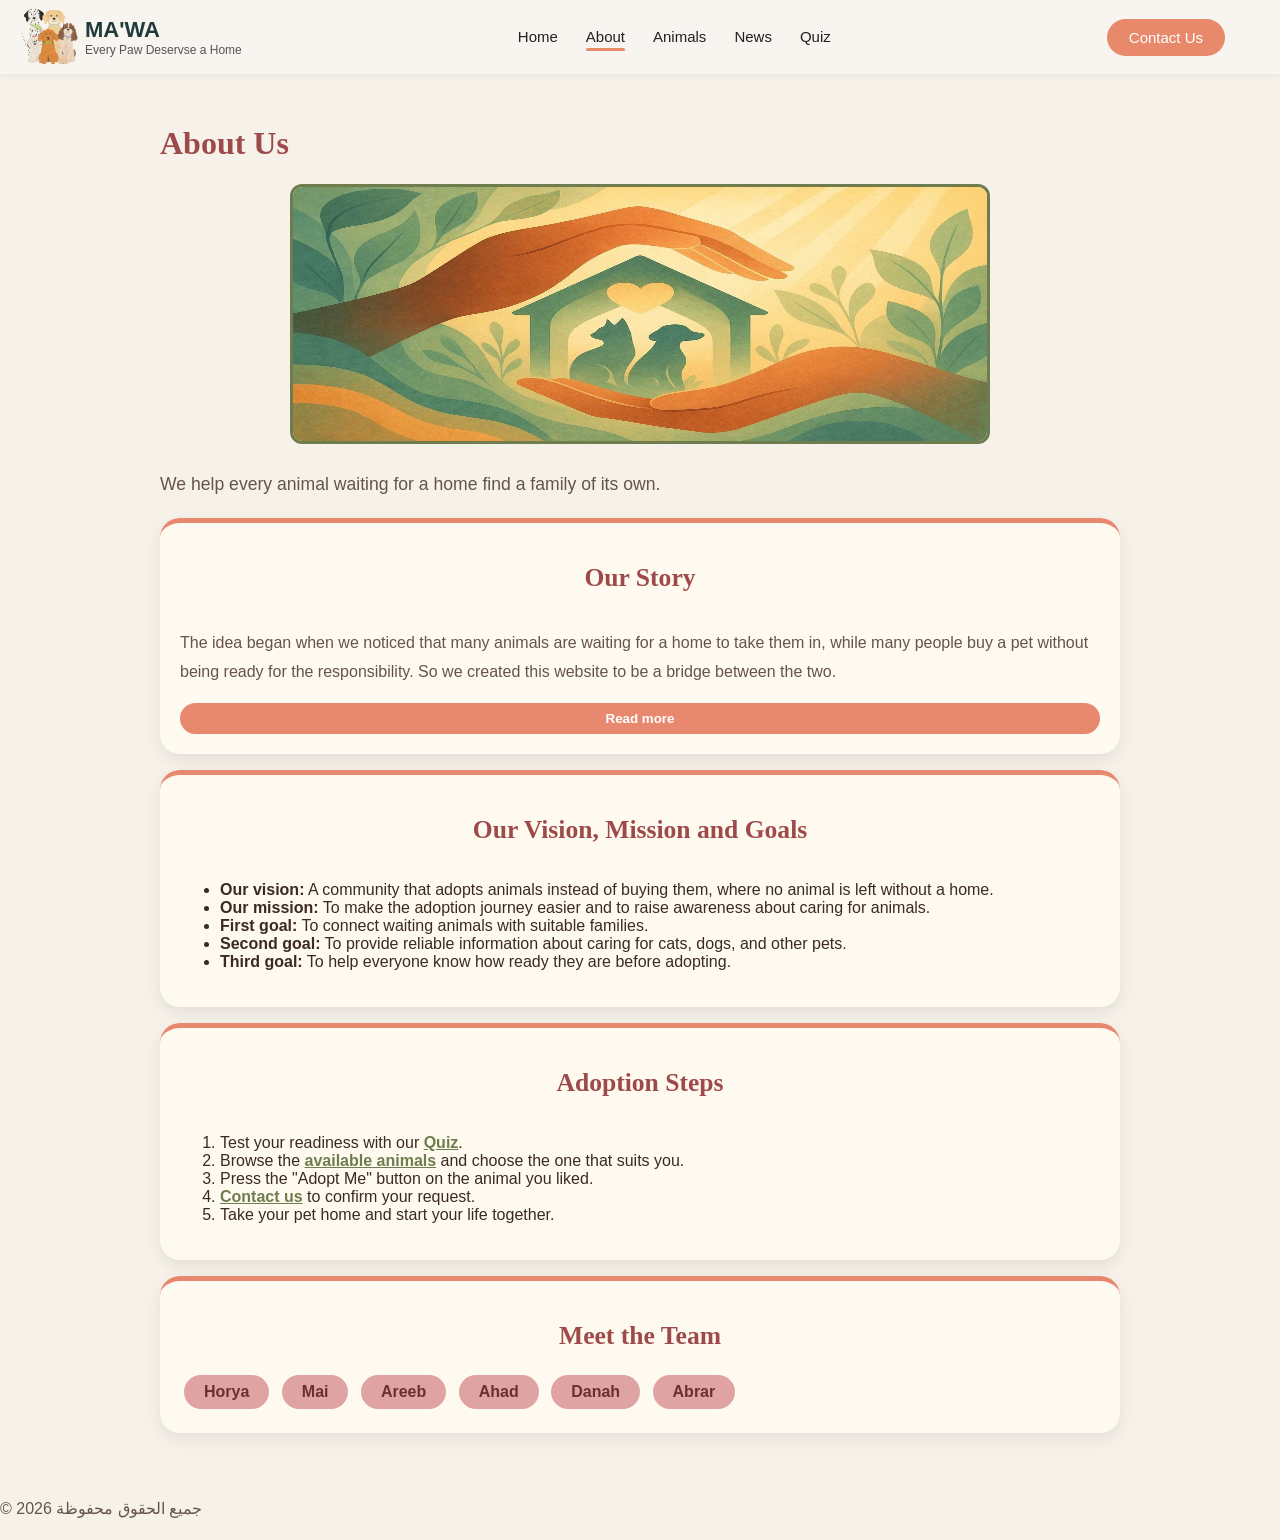
<file: about.html>
<!DOCTYPE html>
<html lang="en" dir="ltr">
<head>
    <meta charset="UTF-8">
    <meta name="viewport" content="width=device-width, initial-scale=1.0">
    <title>About - MA'WA</title>
    <link rel="stylesheet" href="style.css">
</head>
<body class="about-page">
<!-- هنا الشريط  العلوي لا تغيريه -->
   <header class="site-header" style="direction: ltr;">
    <div class="header-inner">

        <a href="index.html" class="brand">
            <img src="animals-image1.png" alt="شعار المشروع" class="logo-img">
            <div class="brand-text">
              <span class="brand-name">MA'WA</span>
                <span class="brand-tag">Every Paw Deservse a Home</span>
            </div>
        </a>

        <nav>
         <ul class="nav-links">
    <li><a href="index.html">Home</a></li>
    <li><a href="about.html" class="active">About</a></li>
    <li><a href="animals.html">Animals</a></li>
    <li><a href="news.html">News</a></li>
    <li><a href="quiz.html">Quiz</a></li>
</ul>
        </nav>

        <a href="contact.html" class="header-btn">Contact Us</a>

    </div>
</header>
<!--  الي هنا -->

 <main>
        <h1>About Us</h1>

       <img src="about-pet.jpeg" alt="A happy pet waiting for adoption" style="display: block; float: none; width: 100%; max-width: 700px; height: 260px; margin: 0 auto 25px auto; border-radius: 12px; border: 3px solid #6f7d4e;">

        <p class="intro">
            We help every animal waiting for a home find a family of its own.
        </p>

        <div class="card">
            <h2>Our Story</h2>
            <p>
                The idea began when we noticed that many animals are waiting for a
                home to take them in, while many people buy a pet without being ready
                for the responsibility. So we created this website to be a bridge
                between the two.
            </p>
            <div id="more-story" class="hidden">
                <p>
                    Here you can meet the animals available for adoption, read care
                    tips, test your readiness before making the decision, and then
                    contact us to complete the adoption.
                </p>
                <p>
                    Our goal is for every adoption to be a thoughtful decision that
                    ends with a happy home for both the animal and its owner.
                </p>
            </div>
            <button id="toggle-story" type="button">Read more</button>
        </div>

        <div class="card">
            <h2>Our Vision, Mission and Goals</h2>
            <ul>
                <li><strong>Our vision:</strong> A community that adopts animals instead of buying them, where no animal is left without a home.</li>
                <li><strong>Our mission:</strong> To make the adoption journey easier and to raise awareness about caring for animals.</li>
                <li><strong>First goal:</strong> To connect waiting animals with suitable families.</li>
                <li><strong>Second goal:</strong> To provide reliable information about caring for cats, dogs, and other pets.</li>
                <li><strong>Third goal:</strong> To help everyone know how ready they are before adopting.</li>
            </ul>
        </div>

        <div class="card">
            <h2>Adoption Steps</h2>
            <ol>
                <li>Test your readiness with our <a href="quiz.html">Quiz</a>.</li>
                <li>Browse the <a href="animals.html">available animals</a> and choose the one that suits you.</li>
               <li>Press the "Adopt Me" button on the animal you liked.</li>
                <li><a href="contact.html">Contact us</a> to confirm your request.</li>
                <li>Take your pet home and start your life together.</li>
            </ol>
        </div>

        <div class="card">
            <h2>Meet the Team</h2>
            <ul class="team-list">
                <li>Horya</li>
                <li>Mai</li>
                <li>Areeb</li>
                <li>Ahad</li>
                <li>Danah</li>
                <li>Abrar</li>
            </ul>
        </div>
    </main>

    <footer>
        <p>&copy; 2026 جميع الحقوق محفوظة</p>
    </footer>

<script>
    const btn = document.getElementById("toggle-story");
    const more = document.getElementById("more-story");

    btn.addEventListener("click", function () {
        if (more.classList.contains("hidden")) {
            more.classList.remove("hidden");
            btn.textContent = "Show less";
        } else {
            more.classList.add("hidden");
            btn.textContent = "Read more";
        }
    });
</script>


</body>
</html>
</file>
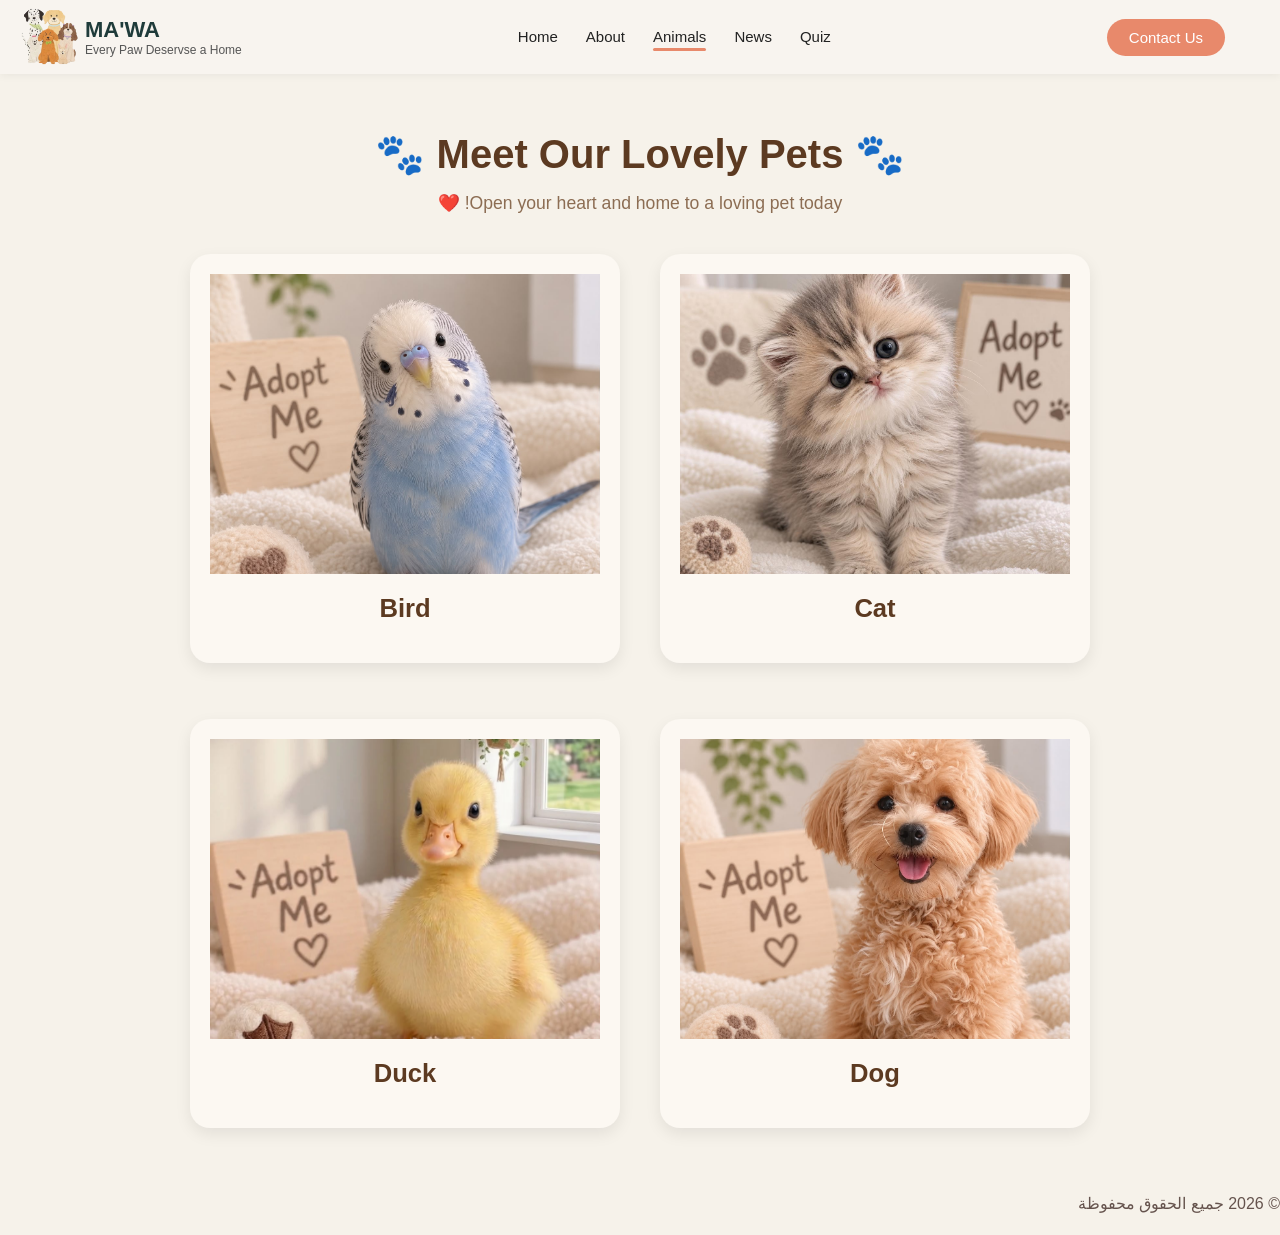
<file: animals.html>
<!DOCTYPE html>
<html lang="en" dir="rtl">
<head>
    <meta charset="UTF-8">
    <meta name="viewport" content="width=device-width, initial-scale=1.0">
    <title>Animals -  الحيوانات</title>
    <link rel="stylesheet" href="style.css">
</head>
<body>

  <header class="site-header" style="direction: ltr;">
    <div class="header-inner">

        <a href="index.html" class="brand">
            <img src="animals-image1.png" alt="شعار المشروع" class="logo-img">
            <div class="brand-text">
               <span class="brand-name">MA'WA</span>
                <span class="brand-tag">Every Paw Deservse a Home</span>
            </div>
        </a>

        <nav>
           <ul class="nav-links">
    <li><a href="index.html">Home</a></li>
    <li><a href="about.html">About</a></li>
    <li><a href="animals.html" class="active">Animals</a></li>
    <li><a href="news.html">News</a></li>
    <li><a href="quiz.html">Quiz</a></li>
</ul>
        </nav>

        <a href="contact.html" class="header-btn">Contact Us</a>

    </div>
</header>

   <main>
     <div style="text-align: center; margin-bottom: 30px;">
        <h1 class="animals-title">🐾 Meet Our Lovely Pets 🐾</h1>
        <p class="animals-subtitle">Open your heart and home to a loving pet today! ❤️</p>
    </div>

    <!-- حاوية واحدة رئيسية للبطاقات -->
    <div class="container">

        <!-- القطة -->
        <a href="cat-info.html" class="card">
            <img src="Cat.jpeg" alt="Cat">
            <h2>Cat</h2>
        </a>

        <!-- العصفور -->
        <a href="bird-info.html" class="card">
            <img src="Bird.jpeg" alt="Bird">
            <h2>Bird</h2>
        </a>

        <!-- الكلب -->
        <a href="dog-info.html" class="card">
            <img src="Dog.jpeg" alt="Dog">
            <h2>Dog</h2>
        </a>

        <!-- البطة -->
        <a href="duck-info.html" class="card">
            <img src="Duck.jpeg" alt="Duck">
            <h2>Duck</h2>
        </a>

    </div>
    </main>

    <footer>
        <p>&copy; 2026 جميع الحقوق محفوظة</p>
    </footer>

</body>
</html>
</file>
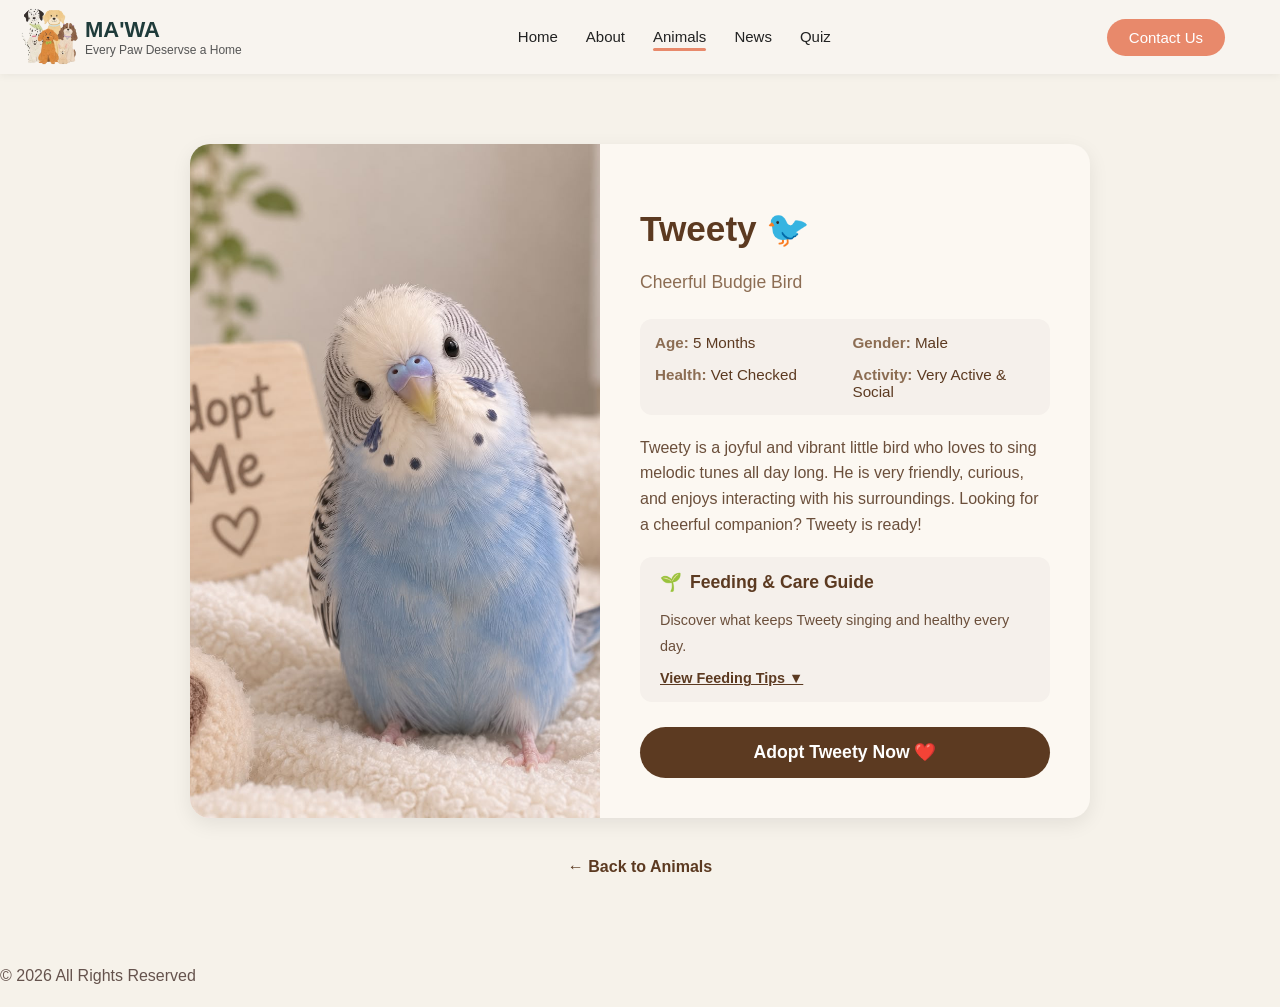
<file: bird-info.html>
<!DOCTYPE html>
<html lang="en" dir="ltr">
<head>
    <meta charset="UTF-8">
    <meta name="viewport" content="width=device-width, initial-scale=1.0">
    <title>Bird Details - Tweety</title>
    <link rel="stylesheet" href="style.css">
</head>
<body>

    <!-- الهيدر -->
    <header class="site-header" style="direction: ltr;">
        <div class="header-inner">
            <a href="index.html" class="brand">
                <img src="animals-image1.png" alt="Logo" class="logo-img">
                <div class="brand-text">
                   <span class="brand-name">MA'WA</span>
                    <span class="brand-tag">Every Paw Deservse a Home</span>
                </div>
            </a>
            <nav>
               <ul class="nav-links">
                    <li><a href="index.html">Home</a></li>
                    <li><a href="about.html">About</a></li>
                    <li><a href="animals.html" class="active">Animals</a></li>
                    <li><a href="news.html">News</a></li>
                    <li><a href="quiz.html">Quiz</a></li>
                </ul>
            </nav>
            <a href="contact.html" class="header-btn">Contact Us</a>
        </div>
    </header>

    <main>
        <div class="pet-detail-container">
            <!-- صورة العصفور -->
            <div class="pet-image-side">
                <img src="Bird.jpeg" alt="Bird">
            </div>

            <!-- معلومات وتفاصيل العصفور -->
            <div class="pet-info-side">
                <div>
                    <h1 class="pet-name">Tweety 🐦</h1>
                    <p class="pet-breed">Cheerful Budgie Bird</p>
                    
                    <!-- المواصفات الأساسية -->
                    <div class="pet-specs">
                        <div class="spec-item"><span>Age:</span> 5 Months</div>
                        <div class="spec-item"><span>Gender:</span> Male</div>
                        <div class="spec-item"><span>Health:</span> Vet Checked</div>
                        <div class="spec-item"><span>Activity:</span> Very Active & Social</div>
                    </div>

                    <!-- نبذة عن العصفور -->
                    <p class="pet-story">
                        Tweety is a joyful and vibrant little bird who loves to sing melodic tunes all day long. He is very friendly, curious, and enjoys interacting with his surroundings. Looking for a cheerful companion? Tweety is ready!
                    </p>

                    <!-- قسم التغذية والعناية -->
                    <div class="nutrition-section">
                        <div class="nutrition-title">
                            <span>🌱</span> Feeding & Care Guide
                        </div>
                        <p class="nutrition-desc">
                            Discover what keeps Tweety singing and healthy every day.
                        </p>
                        <button class="nutrition-toggle-link" onclick="toggleNutrition()">View Feeding Tips ▼</button>
                        
                        <div id="nutritionContent" class="nutrition-details">
                            <ul>
                                <li>High-quality seed mix and fresh pellets daily.</li>
                                <li>Fresh leafy greens (like spinach or lettuce) as treats.</li>
                                <li>Clean drinking water changed daily.</li>
                            </ul>
                        </div>
                    </div>
                </div>

                <!-- زر التبني -->
                <a href="contact.html" class="adopt-btn">Adopt Tweety Now ❤️</a>
            </div>
        </div>

        <a href="animals.html" class="back-link">← Back to Animals</a>
    </main>

    <footer>
        <p>&copy; 2026 All Rights Reserved</p>
    </footer>

    <script>
        function toggleNutrition() {
            var content = document.getElementById("nutritionContent");
            var link = document.querySelector(".nutrition-toggle-link");
            if (content.style.display === "block") {
                content.style.display = "none";
                link.innerText = "View Feeding Tips ▼";
            } else {
                content.style.display = "block";
                link.innerText = "Hide Feeding Tips ▲";
            }
        }
    </script>
</body>
</html>
</file>
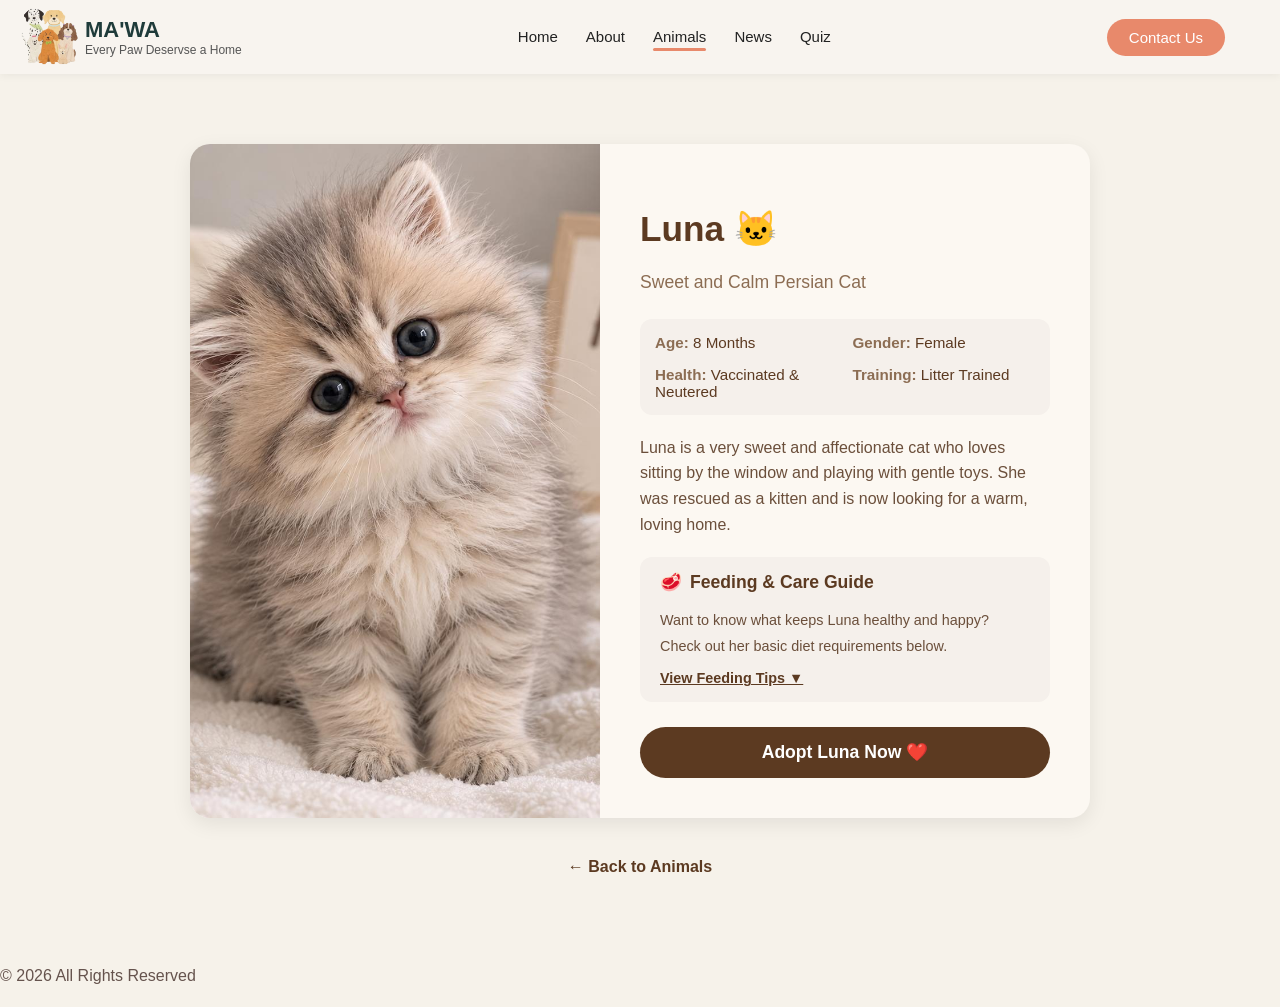
<file: cat-info.html>
<!DOCTYPE html>
<html lang="en" dir="ltr">
<head>
    <meta charset="UTF-8">
    <meta name="viewport" content="width=device-width, initial-scale=1.0">
    <title>Cat Details - Luna</title>
    <link rel="stylesheet" href="style.css">
   
</head>
<body>

    <!-- الهيدر -->
    <header class="site-header" style="direction: ltr;">
        <div class="header-inner">
            <a href="index.html" class="brand">
                <img src="animals-image1.png" alt="Logo" class="logo-img">
                <div class="brand-text">
                   <span class="brand-name">MA'WA</span>
                    <span class="brand-tag">Every Paw Deservse a Home</span>
                </div>
            </a>
            <nav>
               <ul class="nav-links">
                    <li><a href="index.html">Home</a></li>
                    <li><a href="about.html">About</a></li>
                    <li><a href="animals.html" class="active">Animals</a></li>
                    <li><a href="news.html">News</a></li>
                    <li><a href="quiz.html">Quiz</a></li>
                </ul>
            </nav>
            <a href="contact.html" class="header-btn">Contact Us</a>
        </div>
    </header>

    <main>
        <div class="pet-detail-container">
            <!-- صورة القطة -->
            <div class="pet-image-side">
                <img src="Cat.jpeg" alt="Cat">
            </div>

            <!-- معلومات وتفاصيل القطة -->
            <div class="pet-info-side">
                <div>
                    <h1 class="pet-name">Luna 🐱</h1>
                    <p class="pet-breed">Sweet and Calm Persian Cat</p>
                    
                    <!-- المواصفات الأساسية -->
                    <div class="pet-specs">
                        <div class="spec-item"><span>Age:</span> 8 Months</div>
                        <div class="spec-item"><span>Gender:</span> Female</div>
                        <div class="spec-item"><span>Health:</span> Vaccinated & Neutered</div>
                        <div class="spec-item"><span>Training:</span> Litter Trained</div>
                    </div>

                    <!-- نبذة عن القطة -->
                    <p class="pet-story">
                        Luna is a very sweet and affectionate cat who loves sitting by the window and playing with gentle toys. She was rescued as a kitten and is now looking for a warm, loving home.
                    </p>

                    <!-- قسم التغذية والعناية (مع رابط يفتح النقاط في نفس الصفحة) -->
                    <div class="nutrition-section">
                        <div class="nutrition-title">
                            <span>🥩</span> Feeding & Care Guide
                        </div>
                        <p class="nutrition-desc">
                            Want to know what keeps Luna healthy and happy? Check out her basic diet requirements below.
                        </p>
                        <!-- زر أو رابط للفتح في نفس الصفحة بدون مغادرتها -->
                        <button class="nutrition-toggle-link" onclick="toggleNutrition()">View Feeding Tips ▼</button>
                        
                        <!-- النقاط الأساسية التي ستظهر عند الضغط -->
                        <div id="nutritionContent" class="nutrition-details">
                            <ul>
                                <li>High-quality dry and wet food formulated for kittens.</li>
                                <li>Fresh, clean drinking water available 24/7.</li>
                                <li>Avoid dairy products and human sweets.</li>
                            </ul>
                        </div>
                    </div>
                </div>

                <!-- زر التبني -->
                <a href="contact.html" class="adopt-btn">Adopt Luna Now ❤️</a>
            </div>
        </div>

        <a href="animals.html" class="back-link">← Back to Animals</a>
    </main>

    <footer>
        <p>&copy; 2026 All Rights Reserved</p>
    </footer>

    <!-- سكود بسيط جداً للتحكم بظهور وإخفاء معلومات التغذية في نفس الصفحة -->
    <script>
        function toggleNutrition() {
            var content = document.getElementById("nutritionContent");
            var link = document.querySelector(".nutrition-toggle-link");
            if (content.style.display === "block") {
                content.style.display = "none";
                link.innerText = "View Feeding Tips ▼";
            } else {
                content.style.display = "block";
                link.innerText = "Hide Feeding Tips ▲";
            }
        }
    </script>
</body>
</html>
</file>
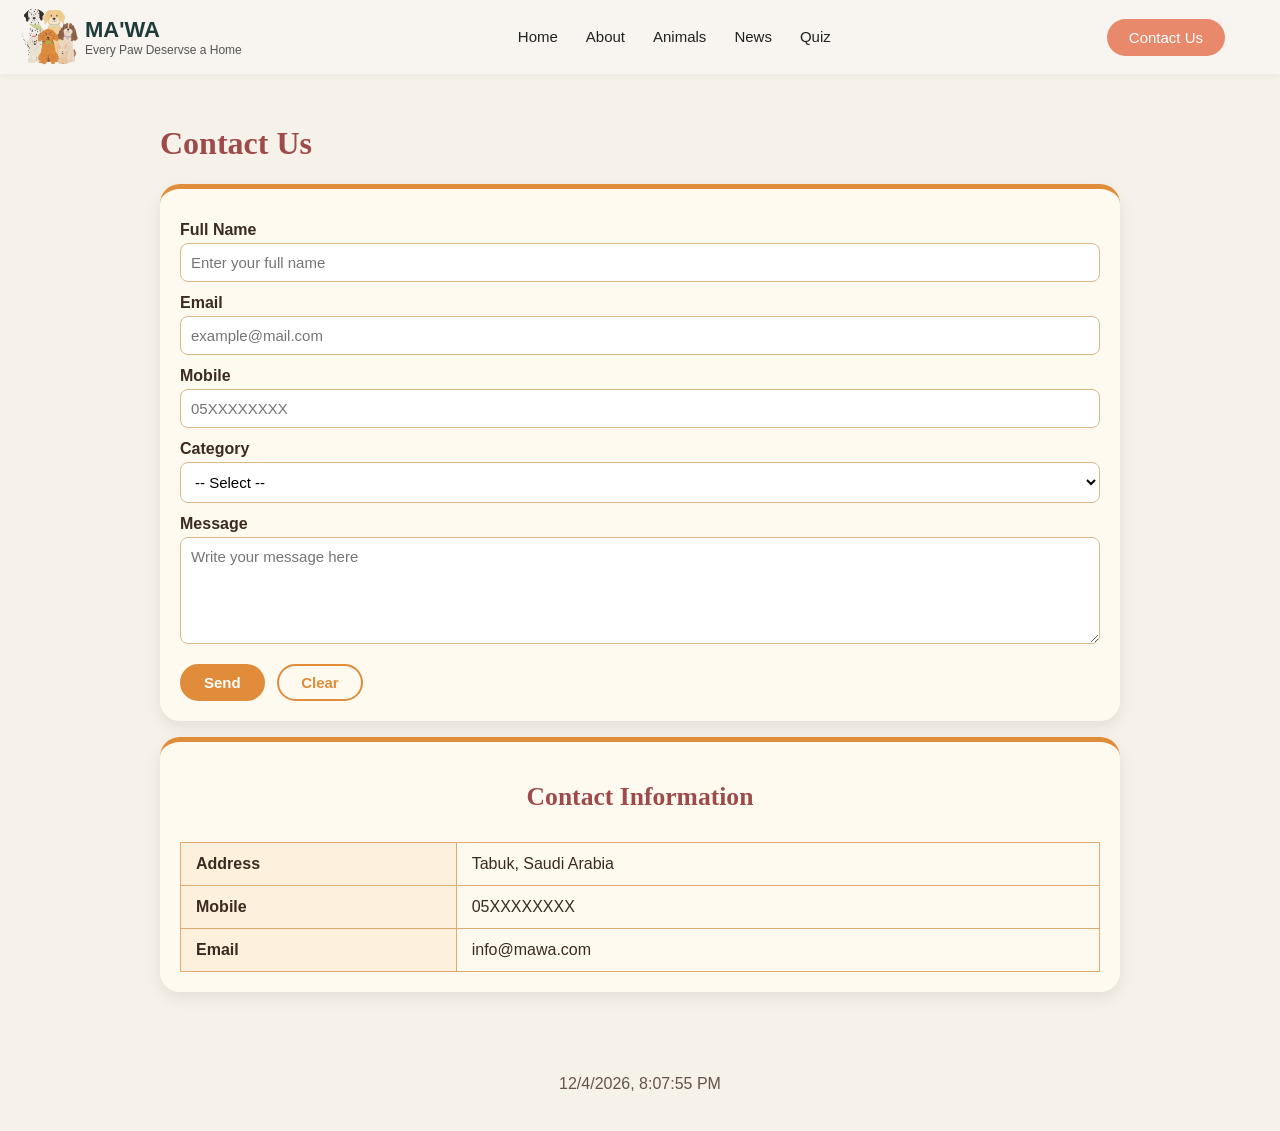
<file: contact.html>
<!DOCTYPE html>
<html lang="en" dir="ltr">
<head>
    <meta charset="UTF-8">
    <meta name="viewport" content="width=device-width, initial-scale=1.0">
    <title>Contact</title>
    <link rel="stylesheet" href="style.css">
</head>
<body class="contact-page">
<!-- هنا الشريط العلوي لا تغيريه -->
   <header class="site-header" style="direction: ltr;">
    <div class="header-inner">

        <a href="index.html" class="brand">
            <img src="animals-image1.png" alt="شعار المشروع" class="logo-img">
            <div class="brand-text">
               <span class="brand-name">MA'WA</span>
                <span class="brand-tag">Every Paw Deservse a Home</span>
            </div>
        </a>

        <nav>
            <ul class="nav-links">
                <li><a href="index.html">Home</a></li>
                <li><a href="about.html">About</a></li>
                <li><a href="animals.html">Animals</a></li>
                <li><a href="news.html">News</a></li>
                <li><a href="quiz.html">Quiz</a></li>
            </ul>
        </nav>

        <a href="contact.html" class="header-btn">Contact Us</a>

    </div>
</header>
<!--  الي هنا -->

    <main>
        <h1>Contact Us</h1>
        <div class="card">
            <form id="contactForm">
                <label for="name">Full Name</label>
                <input type="text" id="name" placeholder="Enter your full name">
                <span id="nameError" style="color:#b03a3a"></span>

                <label for="email">Email</label>
                <input type="email" id="email" placeholder="example@mail.com">
                <span id="emailError" style="color:#b03a3a"></span>

                <label for="phone">Mobile</label>
                <input type="text" id="phone" maxlength="10" placeholder="05XXXXXXXX">
                <span id="phoneError" style="color:#b03a3a"></span>

                <label for="category">Category</label>
                <select id="category">
                    <option value="">-- Select --</option>
                    <option value="adoption">Adoption Inquiry</option>
                    <option value="volunteer">Volunteering</option>
                    <option value="complaint">Complaint</option>
                    <option value="other">Other</option>
                </select>
                <span id="categoryError" style="color:#b03a3a"></span>

                <label for="msg">Message</label>
                <textarea id="msg" rows="5" placeholder="Write your message here"></textarea>
                <span id="msgError" style="color:#b03a3a"></span>

                <button type="submit">Send</button>
                <button type="reset" id="resetBtn">Clear</button>
            </form>
        </div>

        <div class="card">
            <h2>Contact Information</h2>
            <table>
                <tr>
                    <th>Address</th>
                    <td>Tabuk, Saudi Arabia</td>
                </tr>
                <tr>
                    <th>Mobile</th>
                    <td>05XXXXXXXX</td>
                </tr>
                <tr>
                    <th>Email</th>
                    <td>info@mawa.com</td>
                </tr>
            </table>
        </div>
    </main>

    <footer>
        <p id="dateTime"></p>
    </footer>

    <script>
        var form = document.getElementById("contactForm");

        form.addEventListener("submit", function (e) {
            e.preventDefault();

            var name = document.getElementById("name").value.trim();
            var email = document.getElementById("email").value.trim();
            var phone = document.getElementById("phone").value.trim();
            var category = document.getElementById("category").value;
            var msg = document.getElementById("msg").value.trim();

            var ok = true;

            // Name
            if (name.length < 3) {
                document.getElementById("nameError").textContent = "Please enter your full name (at least 3 characters)";
                ok = false;
            } else {
                document.getElementById("nameError").textContent = "";
            }

            // Email
            var emailPattern = /^[^\s@]+@[^\s@]+\.[^\s@]+$/;
            if (!emailPattern.test(email)) {
                document.getElementById("emailError").textContent = "Please enter a valid email address";
                ok = false;
            } else {
                document.getElementById("emailError").textContent = "";
            }

            // Mobile
            var phonePattern = /^05[0-9]{8}$/;
            if (!phonePattern.test(phone)) {
                document.getElementById("phoneError").textContent = "Mobile must start with 05 and be 10 digits";
                ok = false;
            } else {
                document.getElementById("phoneError").textContent = "";
            }

            // Category
            if (category === "") {
                document.getElementById("categoryError").textContent = "Please select a category";
                ok = false;
            } else {
                document.getElementById("categoryError").textContent = "";
            }

            // Message
            if (msg.length < 10) {
                document.getElementById("msgError").textContent = "Message is too short (at least 10 characters)";
                ok = false;
            } else {
                document.getElementById("msgError").textContent = "";
            }

            // If everything is valid
            if (ok) {
                alert("Thank you, " + name + "! Your message has been sent successfully.");
                form.reset();
            }
        });

        // Clear button also removes error messages
        document.getElementById("resetBtn").addEventListener("click", function () {
            var errors = ["nameError", "emailError", "phoneError", "categoryError", "msgError"];
            for (var i = 0; i < errors.length; i++) {
                document.getElementById(errors[i]).textContent = "";
            }
        });

        // Current date and time in the footer
        function showDate() {
            var now = new Date();
            document.getElementById("dateTime").textContent = now.toLocaleString("en-US");
        }
        showDate();
        setInterval(showDate, 1000);
    </script>

</body>
</html>
</file>
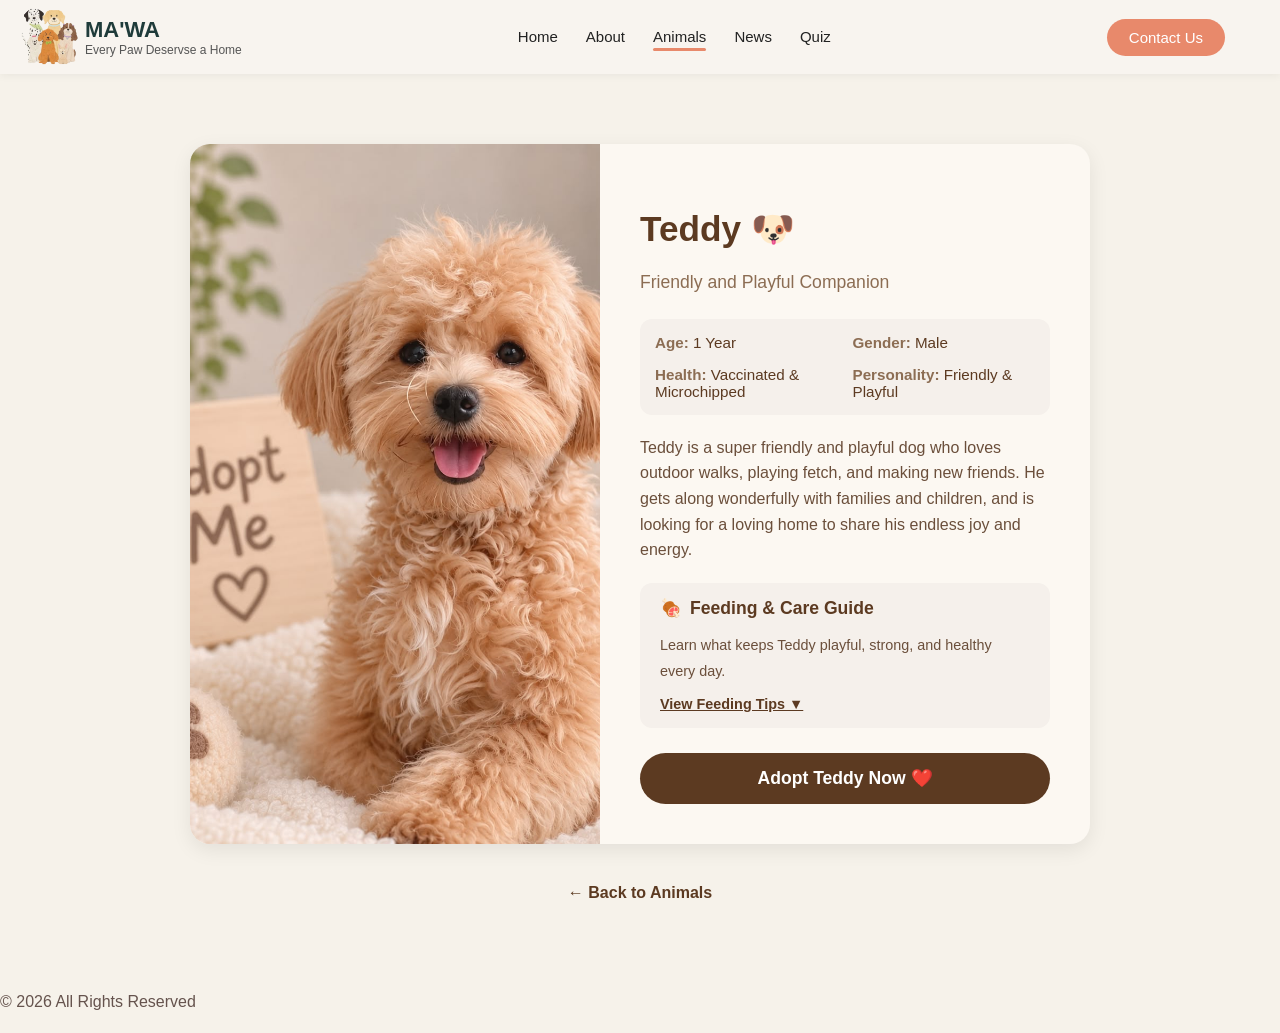
<file: dog-info.html>
<!DOCTYPE html>
<html lang="en" dir="ltr">
<head>
    <meta charset="UTF-8">
    <meta name="viewport" content="width=device-width, initial-scale=1.0">
    <title>Dog Details - Teddy</title>
    <link rel="stylesheet" href="style.css">
   
</head>
<body>

    <!-- الهيدر -->
    <header class="site-header" style="direction: ltr;">
        <div class="header-inner">
            <a href="index.html" class="brand">
                <img src="animals-image1.png" alt="Logo" class="logo-img">
                <div class="brand-text">
                   <span class="brand-name">MA'WA</span>
                    <span class="brand-tag">Every Paw Deservse a Home</span>
                </div>
            </a>
            <nav>
               <ul class="nav-links">
                    <li><a href="index.html">Home</a></li>
                    <li><a href="about.html">About</a></li>
                    <li><a href="animals.html" class="active">Animals</a></li>
                    <li><a href="news.html">News</a></li>
                    <li><a href="quiz.html">Quiz</a></li>
                </ul>
            </nav>
            <a href="contact.html" class="header-btn">Contact Us</a>
        </div>
    </header>

    <main>
        <div class="pet-detail-container">
            <!-- صورة الكلب -->
            <div class="pet-image-side">
                <img src="Dog.jpeg" alt="Dog">
            </div>

            <!-- معلومات وتفاصيل الكلب -->
            <div class="pet-info-side">
                <div>
                    <h1 class="pet-name">Teddy 🐶</h1>
                    <p class="pet-breed">Friendly and Playful Companion</p>
                    
                    <!-- المواصفات الأساسية -->
                    <div class="pet-specs">
                        <div class="spec-item"><span>Age:</span> 1 Year</div>
                        <div class="spec-item"><span>Gender:</span> Male</div>
                        <div class="spec-item"><span>Health:</span> Vaccinated & Microchipped</div>
                        <div class="spec-item"><span>Personality:</span> Friendly & Playful</div>
                    </div>

                    <!-- نبذة عن الكلب -->
                    <p class="pet-story">
                        Teddy is a super friendly and playful dog who loves outdoor walks, playing fetch, and making new friends. He gets along wonderfully with families and children, and is looking for a loving home to share his endless joy and energy.
                    </p>

                    <!-- قسم التغذية والعناية -->
                    <div class="nutrition-section">
                        <div class="nutrition-title">
                            <span>🍖</span> Feeding & Care Guide
                        </div>
                        <p class="nutrition-desc">
                            Learn what keeps Teddy playful, strong, and healthy every day.
                        </p>
                        <button class="nutrition-toggle-link" onclick="toggleNutrition()">View Feeding Tips ▼</button>
                        
                        <div id="nutritionContent" class="nutrition-details">
                            <ul>
                                <li>High-protein premium dry food suitable for playful dogs.</li>
                                <li>Regular daily outdoor walks and fun playtime sessions.</li>
                                <li>Fresh, clean water available at all times.</li>
                            </ul>
                        </div>
                    </div>
                </div>

                <!-- زر التبني -->
                <a href="contact.html" class="adopt-btn">Adopt Teddy Now ❤️</a>
            </div>
        </div>

        <a href="animals.html" class="back-link">← Back to Animals</a>
    </main>

    <footer>
        <p>&copy; 2026 All Rights Reserved</p>
    </footer>

    <script>
        function toggleNutrition() {
            var content = document.getElementById("nutritionContent");
            var link = document.querySelector(".nutrition-toggle-link");
            if (content.style.display === "block") {
                content.style.display = "none";
                link.innerText = "View Feeding Tips ▼";
            } else {
                content.style.display = "block";
                link.innerText = "Hide Feeding Tips ▲";
            }
        }
    </script>
</body>
</html>
</file>
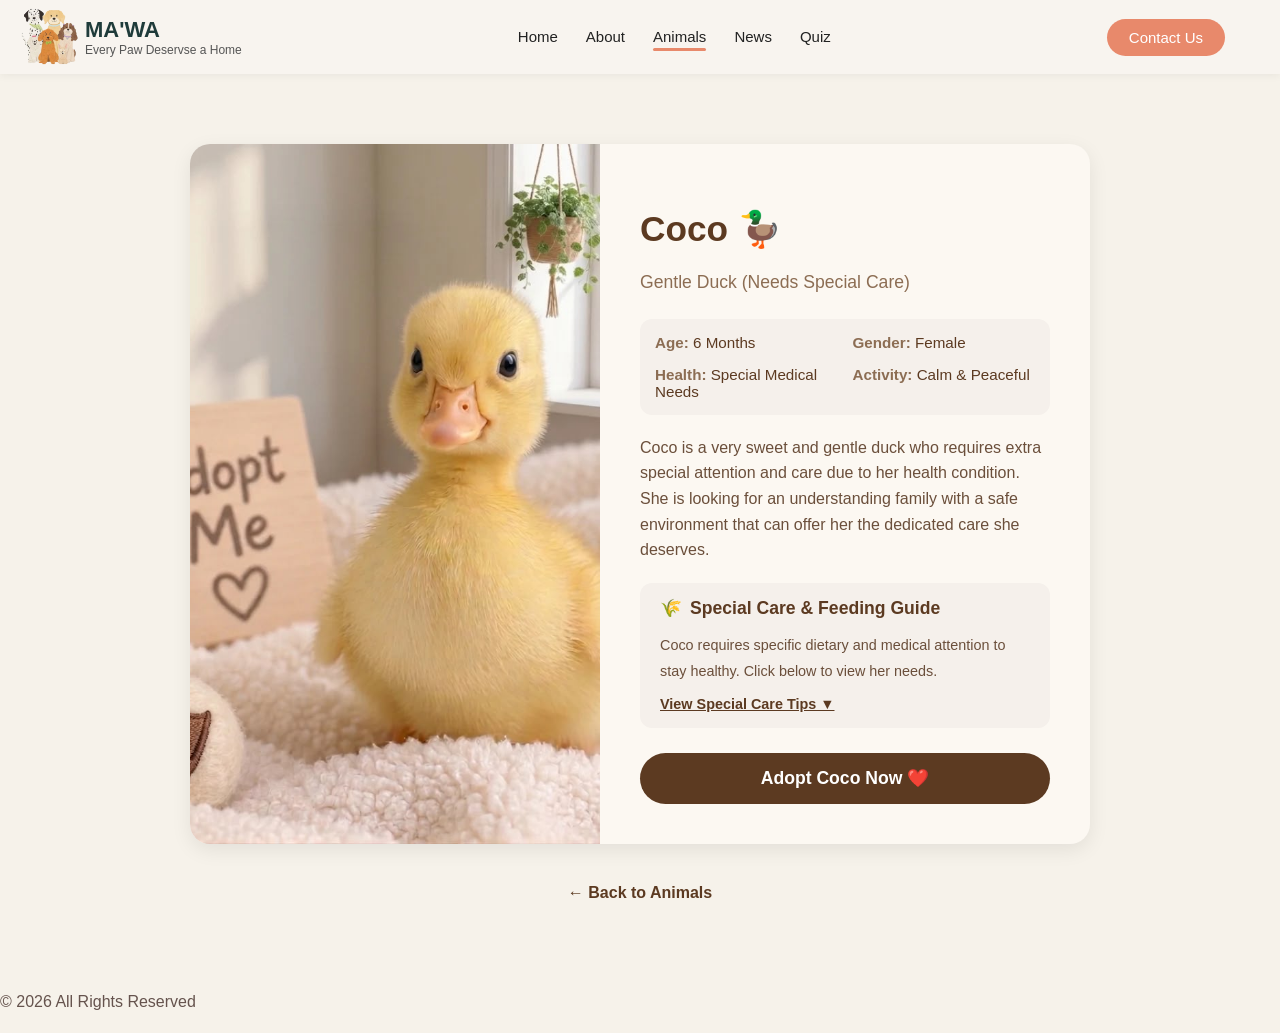
<file: duck-info.html>
<!DOCTYPE html>
<html lang="en" dir="ltr">
<head>
    <meta charset="UTF-8">
    <meta name="viewport" content="width=device-width, initial-scale=1.0">
    <title>Duck Details - Coco</title>
    <link rel="stylesheet" href="style.css">
  
</head>
<body>

    <!-- الهيدر -->
    <header class="site-header" style="direction: ltr;">
        <div class="header-inner">
            <a href="index.html" class="brand">
                <img src="animals-image1.png" alt="Logo" class="logo-img">
                <div class="brand-text">
                   <span class="brand-name">MA'WA</span>
                    <span class="brand-tag">Every Paw Deservse a Home</span>
                </div>
            </a>
            <nav>
               <ul class="nav-links">
                    <li><a href="index.html">Home</a></li>
                    <li><a href="about.html">About</a></li>
                    <li><a href="animals.html" class="active">Animals</a></li>
                    <li><a href="news.html">News</a></li>
                    <li><a href="quiz.html">Quiz</a></li>
                </ul>
            </nav>
            <a href="contact.html" class="header-btn">Contact Us</a>
        </div>
    </header>

    <main>
        <div class="pet-detail-container">
            <!-- صورة البطة -->
            <div class="pet-image-side">
                <img src="Duck.jpeg" alt="Duck">
            </div>

            <!-- معلومات وتفاصيل البطة -->
            <div class="pet-info-side">
                <div>
                    <h1 class="pet-name">Coco 🦆</h1>
                    <p class="pet-breed">Gentle Duck (Needs Special Care)</p>
                    
                    <!-- المواصفات الأساسية -->
                    <div class="pet-specs">
                        <div class="spec-item"><span>Age:</span> 6 Months</div>
                        <div class="spec-item"><span>Gender:</span> Female</div>
                        <div class="spec-item"><span>Health:</span> Special Medical Needs</div>
                        <div class="spec-item"><span>Activity:</span> Calm & Peaceful</div>
                    </div>

                    <!-- نبذة عن البطة -->
                    <p class="pet-story">
                        Coco is a very sweet and gentle duck who requires extra special attention and care due to her health condition. She is looking for an understanding family with a safe environment that can offer her the dedicated care she deserves.
                    </p>

                    <!-- قسم التغذية والعناية الخاصة -->
                    <div class="nutrition-section">
                        <div class="nutrition-title">
                            <span>🌾</span> Special Care & Feeding Guide
                        </div>
                        <p class="nutrition-desc">
                            Coco requires specific dietary and medical attention to stay healthy. Click below to view her needs.
                        </p>
                        <button class="nutrition-toggle-link" onclick="toggleNutrition()">View Special Care Tips ▼</button>
                        
                        <div id="nutritionContent" class="nutrition-details">
                            <ul>
                                <li>Easy-to-digest specialty feed fortified with vitamins.</li>
                                <li>Keeping her living space clean and dry at all times.</li>
                                <li>Fresh water provided daily for supervised gentle swimming.</li>
                            </ul>
                        </div>
                    </div>
                </div>

                <!-- زر التبني -->
                <a href="contact.html" class="adopt-btn">Adopt Coco Now ❤️</a>
            </div>
        </div>

        <a href="animals.html" class="back-link">← Back to Animals</a>
    </main>

    <footer>
        <p>&copy; 2026 All Rights Reserved</p>
    </footer>

    <script>
        function toggleNutrition() {
            var content = document.getElementById("nutritionContent");
            var link = document.querySelector(".nutrition-toggle-link");
            if (content.style.display === "block") {
                content.style.display = "none";
                link.innerText = "View Special Care Tips ▼";
            } else {
                content.style.display = "block";
                link.innerText = "Hide Special Care Tips ▲";
            }
        }
    </script>
</body>
</html>
</file>
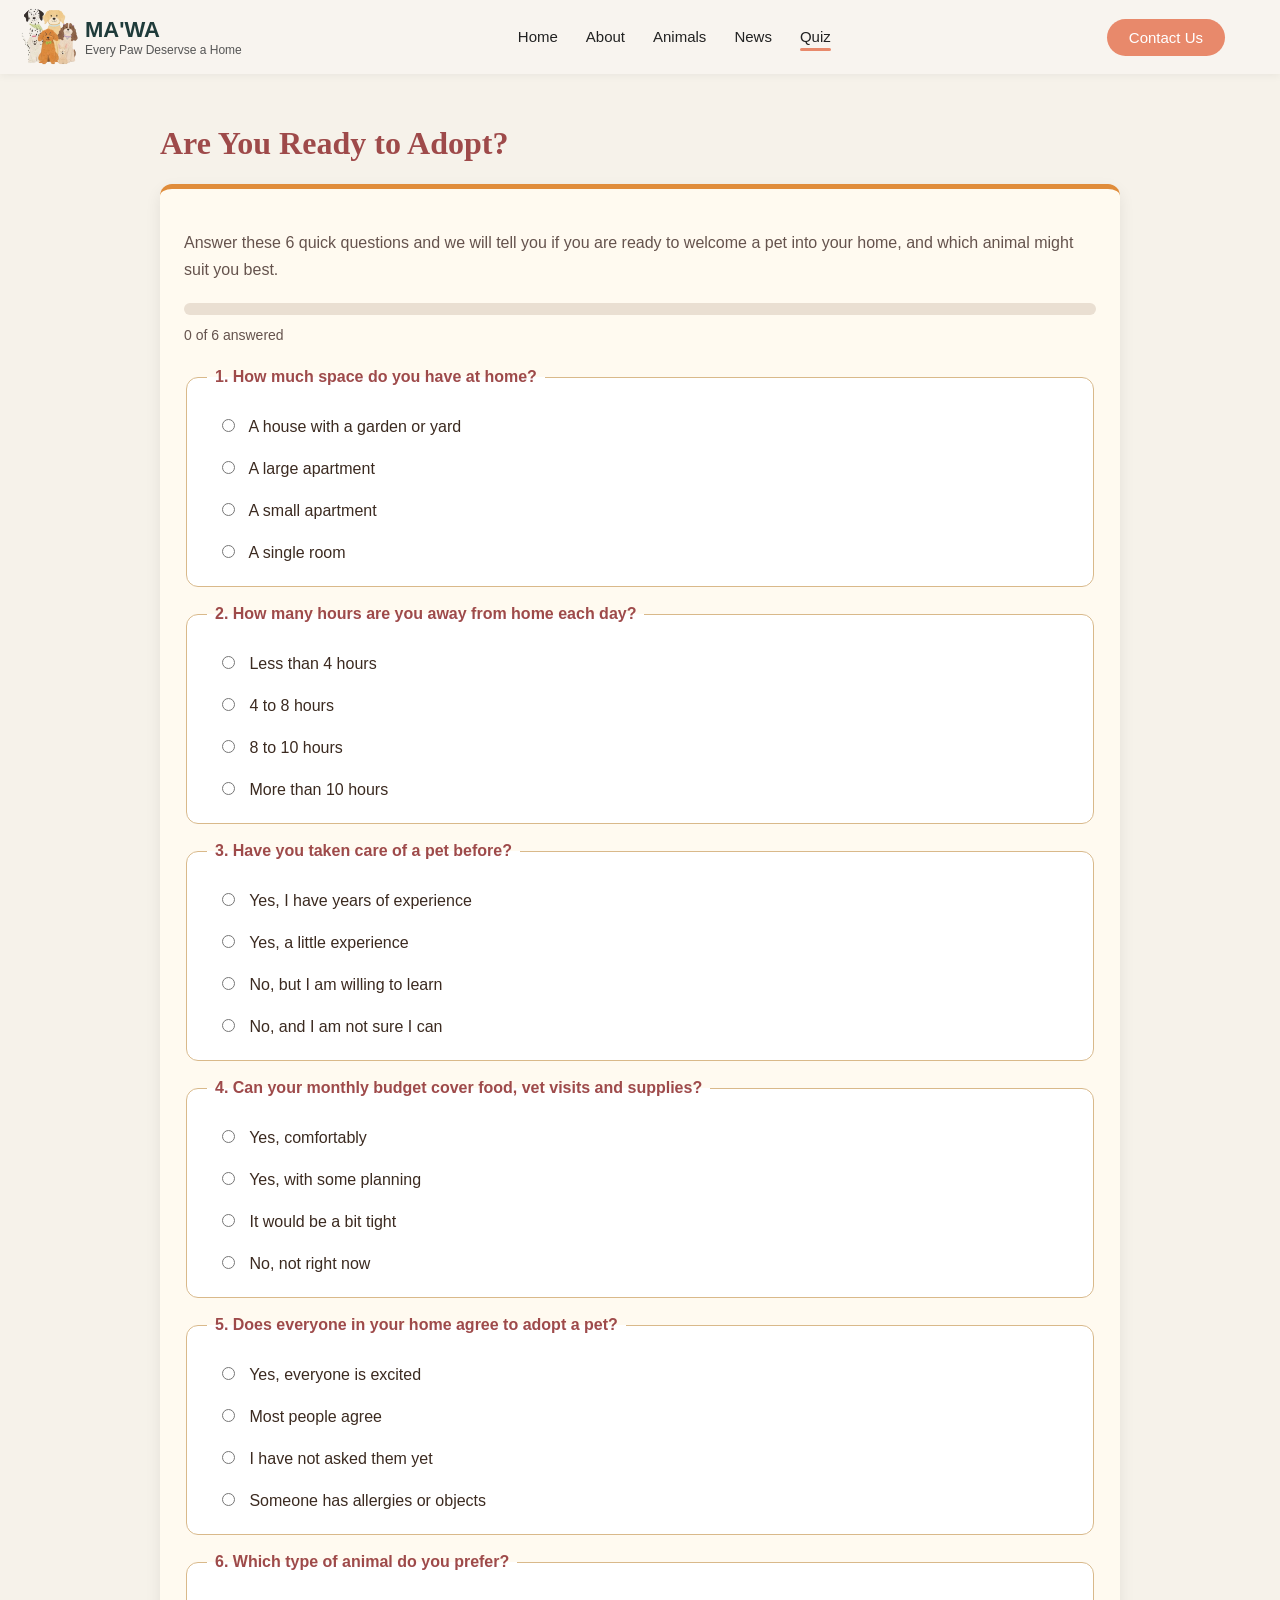
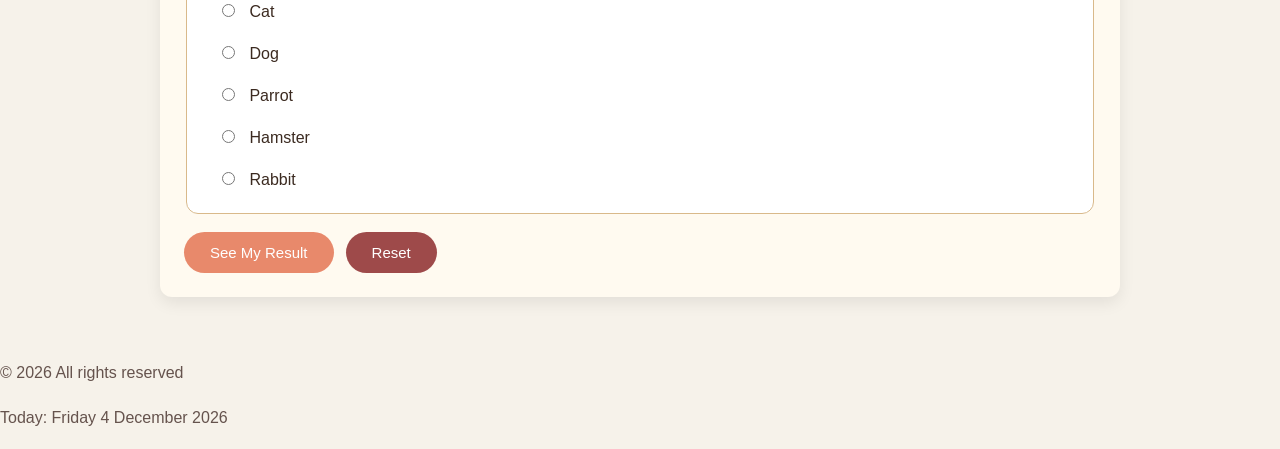
<file: quiz.html>
<!DOCTYPE html>
<html lang="en" dir="ltr">
<head>
    <meta charset="UTF-8">
    <meta name="viewport" content="width=device-width, initial-scale=1.0">
    <title>Quiz - Are You Ready to Adopt?</title>
    <link rel="stylesheet" href="style.css">
</head>
<body class="quiz-page">

  <!-- Top bar starts here - do not change -->
    <header class="site-header" style="direction: ltr;">
     <div class="header-inner">

          <a href="index.html" class="brand">
              <img src="animals-image1.png" alt="Project logo" class="logo-img">
              <div class="brand-text">
                <span class="brand-name">MA'WA</span>
                  <span class="brand-tag">Every Paw Deservse a Home</span>
            </div>
          </a>

          <nav>
             <ul class="nav-links">
        <li><a href="index.html">Home</a></li>
        <li><a href="about.html">About</a></li>
        <li><a href="animals.html">Animals</a></li>
        <li><a href="news.html">News</a></li>
        <li><a href="quiz.html" class="active">Quiz</a></li>
    </ul>
          </nav>

          <a href="contact.html" class="header-btn">Contact Us</a>

      </div>
  </header>
  <!-- Up to here -->

    <main>
        <h1>Are You Ready to Adopt?</h1>
        <div class="card">
            <p class="quiz-intro">Answer these 6 quick questions and we will tell you if you are ready to welcome a pet into your home, and which animal might suit you best.</p>

            <!-- Progress bar (JavaScript feature) -->
            <div class="progress"><div id="progress-bar"></div></div>
            <p id="progress-text" class="progress-text">0 of 6 answered</p>

            <form id="quiz-form">

                <!-- Question 1 -->
                <fieldset class="question">
                    <legend>1. How much space do you have at home?</legend>
                    <label><input type="radio" name="q1" value="3"> A house with a garden or yard</label>
                    <label><input type="radio" name="q1" value="2"> A large apartment</label>
                    <label><input type="radio" name="q1" value="1"> A small apartment</label>
                    <label><input type="radio" name="q1" value="0"> A single room</label>
                </fieldset>

                <!-- Question 2 -->
                <fieldset class="question">
                    <legend>2. How many hours are you away from home each day?</legend>
                    <label><input type="radio" name="q2" value="3"> Less than 4 hours</label>
                    <label><input type="radio" name="q2" value="2"> 4 to 8 hours</label>
                    <label><input type="radio" name="q2" value="1"> 8 to 10 hours</label>
                    <label><input type="radio" name="q2" value="0"> More than 10 hours</label>
                </fieldset>

                <!-- Question 3 -->
                <fieldset class="question">
                    <legend>3. Have you taken care of a pet before?</legend>
                    <label><input type="radio" name="q3" value="3"> Yes, I have years of experience</label>
                    <label><input type="radio" name="q3" value="2"> Yes, a little experience</label>
                    <label><input type="radio" name="q3" value="1"> No, but I am willing to learn</label>
                    <label><input type="radio" name="q3" value="0"> No, and I am not sure I can</label>
                </fieldset>

                <!-- Question 4 -->
                <fieldset class="question">
                    <legend>4. Can your monthly budget cover food, vet visits and supplies?</legend>
                    <label><input type="radio" name="q4" value="3"> Yes, comfortably</label>
                    <label><input type="radio" name="q4" value="2"> Yes, with some planning</label>
                    <label><input type="radio" name="q4" value="1"> It would be a bit tight</label>
                    <label><input type="radio" name="q4" value="0"> No, not right now</label>
                </fieldset>

                <!-- Question 5 -->
                <fieldset class="question">
                    <legend>5. Does everyone in your home agree to adopt a pet?</legend>
                    <label><input type="radio" name="q5" value="3"> Yes, everyone is excited</label>
                    <label><input type="radio" name="q5" value="2"> Most people agree</label>
                    <label><input type="radio" name="q5" value="1"> I have not asked them yet</label>
                    <label><input type="radio" name="q5" value="0"> Someone has allergies or objects</label>
                </fieldset>

                <!-- Question 6 (not scored, used for the recommendation) -->
                <fieldset class="question">
                    <legend>6. Which type of animal do you prefer?</legend>
                    <label><input type="radio" name="q6" value="Cat"> Cat</label>
                    <label><input type="radio" name="q6" value="Dog"> Dog</label>
                    <label><input type="radio" name="q6" value="Parrot"> Parrot</label>
                    <label><input type="radio" name="q6" value="Hamster"> Hamster</label>
                    <label><input type="radio" name="q6" value="Rabbit"> Rabbit</label>
                </fieldset>

                <div class="quiz-buttons">
                    <button type="submit" class="quiz-btn">See My Result</button>
                    <button type="reset" class="quiz-btn quiz-btn-secondary">Reset</button>
                </div>
            </form>
        </div>
    </main>

    <!-- Result popup (shown in the middle of the page) -->
    <div id="result-overlay" class="result-overlay">
        <div class="result-box" id="result-box">
            <h2 id="result-title"></h2>
            <p id="result-score" class="result-score"></p>
            <p id="result-message"></p>
            <p id="result-animal" class="result-animal"></p>
            <div class="result-buttons">
                <button type="button" id="result-ok" class="quiz-btn quiz-btn-secondary">OK</button>
                <a href="animals.html" class="quiz-btn">Meet Our Animals</a>
                <button type="button" id="result-print" class="quiz-btn quiz-btn-secondary">Print Result</button>
            </div>
        </div>
    </div>

    <footer>
        <p>&copy; 2026 All rights reserved</p>
        <p id="date"></p>
    </footer>

    <script>
        var form = document.getElementById("quiz-form");
        var bar = document.getElementById("progress-bar");
        var progressText = document.getElementById("progress-text");
        var overlay = document.getElementById("result-overlay");
        var box = document.getElementById("result-box");

        // Feature 1: show the current date in the footer
        var today = new Date();
        document.getElementById("date").textContent =
            "Today: " + today.toLocaleDateString("en-GB", { weekday: "long", year: "numeric", month: "long", day: "numeric" });

        // Feature 2: progress bar that updates after each answer
        function countAnswered() {
            var answered = 0;
            for (var i = 1; i <= 6; i++) {
                if (form.querySelector('input[name="q' + i + '"]:checked')) {
                    answered++;
                }
            }
            return answered;
        }

        function updateProgress() {
            var answered = countAnswered();
            bar.style.width = (answered / 6 * 100) + "%";
            progressText.textContent = answered + " of 6 answered";
        }

        form.addEventListener("change", updateProgress);
        form.addEventListener("reset", function () {
            setTimeout(updateProgress, 0);
        });

        // Feature 3: validation + calculate the result
        form.addEventListener("submit", function (e) {
            e.preventDefault();

            // Check that every question is answered
            for (var i = 1; i <= 6; i++) {
                if (!form.querySelector('input[name="q' + i + '"]:checked')) {
                    alert("Please answer question " + i + " before seeing your result.");
                    form.querySelector('input[name="q' + i + '"]').closest("fieldset").scrollIntoView({ behavior: "smooth", block: "center" });
                    return;
                }
            }

            // Add up the score of questions 1 to 5 (maximum 15)
            var score = 0;
            for (var j = 1; j <= 5; j++) {
                score += parseInt(form.querySelector('input[name="q' + j + '"]:checked').value);
            }

            var animal = form.querySelector('input[name="q6"]:checked').value;
            var title, message, color;

            if (score >= 11) {
                title = "You are ready to adopt! 🐾";
                message = "You have the space, time and budget to give a pet a loving home.";
                color = "#4f9a6b";
            } else if (score >= 7) {
                title = "Almost ready! 🌱";
                message = "You are close. A few things need planning first, such as time, budget or family agreement.";
                color = "#e0a030";
            } else {
                title = "Not quite yet 💛";
                message = "We recommend starting with volunteering at a shelter or choosing a small, low-maintenance pet.";
                color = "#e8856b";
            }

            // Feature 4: change the colour of the result box (changing style of an element)
            box.style.borderTop = "8px solid " + color;

            document.getElementById("result-title").textContent = title;
            document.getElementById("result-score").textContent = "Your readiness score: " + score + " / 15";
            document.getElementById("result-message").textContent = message;
            document.getElementById("result-animal").textContent = "Your preferred animal: " + animal + ". Check our Animals page to meet them!";

            // Feature 5: show the popup in the middle of the page
            overlay.style.display = "flex";
        });

        // Feature 6: hide the popup when pressing OK
        document.getElementById("result-ok").addEventListener("click", function () {
            overlay.style.display = "none";
        });

        // Feature 7: print the result
        document.getElementById("result-print").addEventListener("click", function () {
            window.print();
        });
    </script>

</body>
</html>
</file>
<file: style.css>
* {
    box-sizing: border-box;
}

   .home-page {
    background-image: url("A-image3.png");
    background-size: cover;
    background-position: center;
    background-repeat: no-repeat;
    background-attachment: fixed;
}

/*بنات هنا تنسيق لون الصفحات كلها */
body {
    margin: 0;
    font-family: Tahoma, Arial, sans-serif;
    background: #f6f2ea;
    color: #222;
    min-height: 100vh;
    display: flex;
    flex-direction: column;
}

/* وهنا تنسيق الشريط العلوي لحد يغيره عشان يتوحد في كل الصفحات */
.site-header {
    background: #f8f4ef;
   padding: 12px 25px;
    box-shadow: 0 2px 8px rgba(0, 0, 0, 0.05);
}

.header-inner {
    max-width: 1200px;
    margin: 0;
    padding-top: 0;
    padding-bottom: 0;
    display: flex;
    align-items: center;
    justify-content: space-between;
    gap: 20px;
}

.brand {
    display: flex;
    align-items: center;
    gap: 10px;
    text-decoration: none;
    color: #1f3b3a;
}

.logo-img {
    width: 50px;
    height: 50px;
    object-fit: cover;
    transform: scale(1.3);
}

.brand-text {
    display: flex;
    flex-direction: column;
    line-height: 1.2;
}

.brand-name {
    font-size: 22px;
    font-weight: bold;
}

.brand-tag {
    font-size: 12px;
    color: #555;
}

.nav-links {
    display: flex;
    gap: 28px;
    list-style: none;
    margin: 0;
    padding: 0;
}

.nav-links a {
    text-decoration: none;
    color: #222;
    font-size: 15px;
     margin: 0;
    padding-bottom: 6px;
    position: relative;
}

/* الخط البرتقالي تحت الصفحة الحالية */
.nav-links a.active::after {
    content: "";
    position: absolute;
    bottom: 0;
    left: 0;
    right: 0;
    height: 3px;
    border-radius: 3px;
    background: #e8896b;
}

.nav-links a:hover {
    color: #e8896b;
}

.header-btn {
    background: #e8896b;
    color: #fff;
    text-decoration: none;
    padding: 10px 22px;
    border-radius: 25px;
    font-size: 15px;
    transition: 0.3s;
}

.header-btn:hover {
    background: #d6745a;
}

/* للجوال */
@media (max-width: 800px) {
    .header-inner {
        flex-direction: column;
    }
    .nav-links {
        flex-wrap: wrap;
        justify-content: center;
        gap: 15px;
    }
}
/* ===== المحتوى ===== */
main {
    flex: 1;
    max-width: 1000px;
    width: 100%;
    margin: 30px auto;
    padding: 0 20px;
}

main h1 {
    color: #5a3e1b;
}

.card {
    background: #fffaf0;
    border-radius: 8px;
    padding: 20px;
    margin-bottom: 16px;
    box-shadow: 0 2px 6px rgba(0, 0, 0, 0.1);
}

.grid {
    display: grid;
    grid-template-columns: repeat(auto-fit, minmax(220px, 1fr));
    gap: 16px;
}

/* ===== About page ===== */

.about-page main {
  direction: ltr;
  text-align: left;
  font-family: Verdana, Tahoma, sans-serif;
  color: #3b2a20;
}

.about-page main h1,
.about-page main h2,
.about-page main h3 {
  font-family: Georgia, 'Times New Roman', serif;
}

.about-page h1 {
  color: #9e4a4a;                      /* أحمر Heather */
}
.about-page .card a {
  color: #6f7d4e;                /* أخضر للروابط */
  font-weight: bold;
}

.about-page .card a:visited {
  color: #6f7d4e;                /* يخلي الرابط المزار أخضر بعد ما تزوره */
}

.about-page .card a:hover {
  color: #9e4a4a;                /* لون الرابط عند المرور بالماوس */
}

.intro {
  max-width: 700px;
  font-size: 1.1rem;
  line-height: 1.8;
}

.about-img {
  display: block;
  width: 100%;
  max-width: 700px;
  height: 260px;
  margin: 0 auto 25px auto;
  border-radius: 12px;
  border: 3px solid #6f7d4e;
}

.about-page .card {
  background: #fffaf0;
  border-top: 5px solid #e08c3a;       /* خط برتقالي */
  padding: 20px;
  margin-bottom: 16px;
}

.about-page .card h2 {
  color: #9e4a4a;
}

.about-page .card {
  background: #fffaf0;            /* لون خلفية البطاقة */
  border-top: 5px solid #E8896F;  /* الإطار البرتقالي فوق البطاقة */
}
.hidden {
  display: none;
}
.about-page .card button {
  background: #E8896F;            /* لون زر Read more */
  color: #fff;                    /* لون نص الزر */
  border: none;
  padding: 8px 20px;
  border-radius: 20px;
  cursor: pointer;
  font-weight: bold;
}

.about-page .card button:hover {
  background: #9e4a4a;            /* لون الزر عند المرور بالماوس */
}

/* أسماء الفريق */
.team-list {
  list-style: none;
  margin: 0;
  padding: 0;
}

.team-list li {
  display: inline-block;
  margin: 4px;
  background: #dfa3a3;                 /* وردي Gum */
  color: #6b2f2f;
  padding: 8px 20px;
  border-radius: 20px;
  font-weight: bold;
}
.about-page .card .hidden {
  display: none !important;
}
/* ===== End About page ===== */
/* ===== Contact page ===== */

.contact-page {
    background: #f6f2ea;
}

.contact-page main {
    direction: ltr;
    text-align: left;
    font-family: Verdana, Tahoma, sans-serif;
    color: #3b2a20;
}

.contact-page main h1,
.contact-page main h2 {
    font-family: Georgia, 'Times New Roman', serif;
}

.contact-page h1 {
    color: #9e4a4a;
}

.contact-page .card {
    background: #fffaf0;
    border-top: 5px solid #e08c3a;
}

.contact-page .card h2 {
    color: #9e4a4a;
}

.contact-page .card label {
    display: block;
    margin-top: 12px;
    margin-bottom: 4px;
    font-weight: bold;
}

.contact-page .card input,
.contact-page .card select,
.contact-page .card textarea {
    display: block;
    width: 100%;
    padding: 10px;
    border: 1px solid #d9b98a;
    border-radius: 8px;
    font-family: inherit;
    font-size: 15px;
    background: #fff;
}

.contact-page .card input:focus,
.contact-page .card select:focus,
.contact-page .card textarea:focus {
    outline: none;
    border-color: #e08c3a;
    box-shadow: 0 0 0 3px rgba(224, 140, 58, 0.25);
}

.contact-page .card button {
    margin-top: 16px;
    margin-right: 8px;
    padding: 8px 22px;
    border: 2px solid #e08c3a;
    border-radius: 20px;
    font-family: inherit;
    font-size: 15px;
    font-weight: 600;
    cursor: pointer;
}

.contact-page .card button[type="submit"] {
    background: #e08c3a;
    color: #fff;
}

.contact-page .card button[type="reset"] {
    background: transparent;
    color: #e08c3a;
}

.contact-page .card button:hover {
    background: #9e4a4a;
    border-color: #9e4a4a;
    color: #fff;
}

.contact-page .card span {
    display: block;
    font-size: 13px;
    margin-top: 4px;
}

.contact-page footer {
    text-align: center;
    padding: 16px;
    color: #3b2a20;
}

.contact-page table {
    width: 100%;
    border-collapse: collapse;
    margin-top: 10px;
}

.contact-page th,
.contact-page td {
    border: 1px solid #e0a96d;
    padding: 12px 15px;
    text-align: left;
}

.contact-page th {
    background-color: #fdf0dc;
    width: 30%;
}
/*ذا خاص في هوم----------------------------------------------------------------------- */


/* الهيرو */
.home-page .hero { background: #fff7ee; overflow: hidden; }

.home-page .hero-text h1 { font-size: clamp(2.4rem, 6vw, 4.5rem); line-height: 1.1; color: #2a1a14; margin-bottom: 20px; }
.home-page .hero-text p { font-size: 1.1rem; margin-bottom: 14px; color: #5a4a42; }
.home-page .hero-inner { padding: 40px 0 0 max(28px, calc((100vw - 1400px) / 2)); display: grid; grid-template-columns: 1fr 1.3fr; gap: 40px; }


.home-page .hero-text { align-self: center; padding-bottom: 40px; }

.home-page .hero-visual { align-self: end; display: flex; justify-content: flex-end; }
.home-page .hero-img { display: block; width: 100%; max-width: 800px; height: auto; mix-blend-mode: multiply; }

/* Welcome + Features */
.home-page .welcome, .home-page .features { text-align: center; padding: 50px 24px; }
.home-page .welcome h2, .home-page .features h2 { font-size: clamp(1.8rem, 4vw, 2.4rem); color: #2a1a14; margin-bottom: 16px; }
.home-page .cards { max-width: 1000px; margin: 30px auto 0; display: grid; grid-template-columns: repeat(auto-fit, minmax(240px, 1fr)); gap: 24px; }
.home-page .card { background: #fffaf4; border-radius: 24px; padding: 30px 20px; box-shadow: 0 6px 18px rgba(0,0,0,.06); }
.home-page .card img { width: 90px; height: 90px; object-fit: contain; margin: 0 auto 16px; }

/* CTA */
.home-page .cta { text-align: center; padding: 60px 24px; background: #e8896b; color: #fff; }
.home-page .cta a { display: inline-block; margin-top: 20px; background: #fff; color: #d6735a; padding: 12px 30px; border-radius: 999px; font-weight: bold; text-decoration: none; }

/* الجوال والتابلت */
@media (max-width: 800px) {
  
  .home-page .hero-img { max-width: 420px; }
  .home-page .card img { width: 76px; height: 76px; }
 .home-page .hero-inner { grid-template-columns: 1fr; text-align: center; padding: 40px 20px 0; }
.home-page .hero-visual { justify-content: center; }
}


/*االى هنا--------------------------------------------------------------------------------------------------------------------------*/
/* ==========================================
   Global Base Styles & Typography (التنسيقات العامة والخطوط)
   ========================================== */
.welcome, .features, .cta {
    padding: 60px 8%;
    text-align: center;
    font-family: 'Poppins', sans-serif;
}

.welcome, .card {
    background: #F8F3EF;
}

h2 { color: #432D29; font-size: 32px; }
p { color: #65534D; line-height: 1.8; }

/*--------------------------------------------
start Animal style*/

/* 1. تنسيق العنوان الرئيسي في المنتصف */
.animals-title {
    text-align: center;
    font-size: 2.5rem;
    font-weight: bold;
    color: #5c3a21;
    margin-bottom: 10px;
}

/* 2. تنسيق جملة الوصف لتكون في المنتصف وتحت العنوان */
.animals-subtitle {
    text-align: center;
    font-size: 1.1rem;
    color: #8c6d53;
    margin: 0 0 35px 0;
}

/* 3. حاوية البطاقات موزعة لتعرض صورتين بجانب بعضهما بشكل عريض ومريح */
.container {
    display: grid;
    grid-template-columns: repeat(2, 1fr); /* صورتين في كل صف */
    gap: 40px;                             /* مسافة واسعة وجميلة بين المربعات */
    width: 100%;                           /* عرض كامل */
    max-width: 1200px;                     /* حد أقصى مريح للعين */
    margin: 0 auto;                        /* توسيط الحاوية في منتصف الشاشة */
    padding: 0 30px;
    box-sizing: border-box;
}

/* 4. تنسيق البطاقة */
.card {
    background-color: #fcf8f2;
    border-radius: 20px;
    overflow: hidden;
    text-decoration: none;
    box-shadow: 0 6px 16px rgba(0, 0, 0, 0.08);
    display: flex;
    flex-direction: column;
    transition: background-color 0.3s ease;
}

/* 5. تخصيص لون كل بطاقة حسب الحيوان عند تمرير الماوس باستخدام الـ href القديم */

/* العصفور -> أزرق فاتح */
.card[href="bird-info.html"]:hover {
    background-color: #e3f2fd;
}

/* الكلب -> بني فاتح */
.card[href="dog-info.html"]:hover {
    background-color: #efebe9;
}

/* القطة -> بيج دافئ */
.card[href="cat-info.html"]:hover {
    background-color: #f5f0eb;
}

/* البطة -> أصفر فاتح */
.card[href="duck-info.html"]:hover {
    background-color: #fffde7;
}

/* 6. تنسيق الصورة داخل البطاقة */
.card img {
    width: 100%;
    height: 300px;                         /* طول متناسق وجميل */
    object-fit: cover;                     /* تغطية كاملة ومثالية دون أي تشويه */
    display: block;
}

/* 7. تنسيق اسم الحيوان داخل الكارد */
.card h2 {
    text-align: center;
    font-size: 1.6rem;
    color: #5c3a21;
    padding: 20px 0;
    margin: 0;
}
.card h3 { color: #754D43; }

.cta {
    background: #754D43;
}

.cta h2, .cta p { color: white; }

.cta a {
    display: block;
    background: #E7B7A4;
    color: #432D29;
    padding: 12px 25px;
    border-radius: 25px;
    text-decoration: none;
}

.card:hover {
    transform: translateY(-5px);
    transition: 0.3s;
}

@media (max-width: 700px) {
    .cards { grid-template-columns: 1fr; }
    h2 { font-size: 26px; }
}
/* =========================================================
   Pet Details Pages Styles (تنسيقات صفحات تفاصيل الحيوانات)
   ========================================================= */

.pet-detail-container {
    max-width: 900px;
    margin: 40px auto;
    background-color: #fcf8f2;
    border-radius: 20px;
    overflow: hidden;
    box-shadow: 0 6px 20px rgba(0, 0, 0, 0.08);
    display: flex;
    flex-direction: column;
}

@media (min-width: 768px) {
    .pet-detail-container {
        flex-direction: row;
    }
}

.pet-image-side {
    flex: 1;
}

.pet-image-side img {
    width: 100%;
    height: 100%;
    object-fit: cover;
    min-height: 350px;
    display: block;
}

.pet-info-side {
    flex: 1;
    padding: 40px;
    display: flex;
    flex-direction: column;
    justify-content: space-between;
}

.pet-name {
    font-size: 2.2rem;
    color: #5c3a21;
    margin-bottom: 10px;
}

.pet-breed {
    font-size: 1.1rem;
    color: #8c6d53;
    margin-bottom: 20px;
}

.pet-specs {
    display: grid;
    grid-template-columns: repeat(2, 1fr);
    gap: 15px;
    margin-bottom: 20px;
    background-color: #f5f0eb;
    padding: 15px;
    border-radius: 12px;
}

.spec-item {
    font-size: 0.95rem;
    color: #5c3a21;
}

.spec-item span {
    font-weight: bold;
    color: #8c6d53;
}

.pet-story {
    font-size: 1rem;
    color: #6b4f3b;
    line-height: 1.6;
    margin-bottom: 20px;
}

/* قسم التغذية والعناية */
.nutrition-section {
    background-color: #f5f0eb;
    padding: 15px 20px;
    border-radius: 12px;
    margin-bottom: 25px;
}

.nutrition-title {
    font-size: 1.1rem;
    color: #5c3a21;
    font-weight: bold;
    margin-bottom: 8px;
    display: flex;
    align-items: center;
    gap: 8px;
}

.nutrition-desc {
    font-size: 0.9rem;
    color: #6b4f3b;
    margin-bottom: 10px;
}

.nutrition-toggle-link {
    font-size: 0.9rem;
    color: #5c3a21;
    font-weight: bold;
    text-decoration: underline;
    cursor: pointer;
    background: none;
    border: none;
    padding: 0;
}

.nutrition-toggle-link:hover {
    color: #8c6d53;
}

.nutrition-details {
    display: none;
    margin-top: 10px;
    padding-top: 10px;
    border-top: 1px solid #e2d6cc;
    font-size: 0.9rem;
    color: #5c3a21;
    line-height: 1.5;
}

.nutrition-details ul {
    margin: 5px 0 0 20px;
    padding: 0;
}

.adopt-btn {
    display: inline-block;
    text-align: center;
    background-color: #5c3a21;
    color: #ffffff;
    padding: 15px 30px;
    border-radius: 30px;
    text-decoration: none;
    font-weight: bold;
    font-size: 1.1rem;
    transition: background-color 0.3s ease;
}

.adopt-btn:hover {
    background-color: #8c6d53;
}

.back-link {
    display: block;
    text-align: center;
    margin: 20px 0 40px 0;
    color: #5c3a21;
    text-decoration: none;
    font-weight: bold;
}

.back-link:hover {
    text-decoration: underline;
}
/* -------------------- End of Animal bage---------------*/

/* ===== Quiz page (all rules scoped to .quiz-page) ===== */

.quiz-page main {
    direction: ltr;
    text-align: left;
    font-family: Verdana, Tahoma, sans-serif;
    color: #3b2a20;
}

.quiz-page main h1 {
    font-family: Georgia, 'Times New Roman', serif;
    color: #9e4a4a;
}

/* cancel the animals-page card effects on the quiz card */
.quiz-page .card {
    display: block;
    overflow: visible;
    background: #fffaf0;
    border-top: 5px solid #e08c3a;
    border-radius: 12px;
    padding: 24px;
}

.quiz-page .card:hover {
    transform: none;
}

.quiz-intro {
    margin-bottom: 20px;
    line-height: 1.7;
}

.progress {
    width: 100%;
    height: 12px;
    background: #eadfd2;
    border-radius: 10px;
    overflow: hidden;
}

#progress-bar {
    width: 0;
    height: 100%;
    background: #e8896b;
    border-radius: 10px;
    transition: width 0.4s ease;
}

.progress-text {
    margin: 8px 0 20px;
    font-size: 14px;
}

.question {
    border: 1px solid #d9b98a;
    border-radius: 12px;
    padding: 16px 20px;
    margin-bottom: 18px;
    background: #fff;
}

.question legend {
    font-weight: bold;
    padding: 0 8px;
    color: #9e4a4a;
}

.question label {
    display: block;
    padding: 8px 10px;
    margin-top: 6px;
    border-radius: 8px;
    cursor: pointer;
    transition: background 0.2s;
}

.question label:hover {
    background: #f7e3b5;
}

.question input[type="radio"] {
    margin-right: 10px;
    accent-color: #e8896b;
}

.quiz-buttons {
    display: flex;
    gap: 12px;
    flex-wrap: wrap;
    margin-top: 10px;
}

.quiz-btn {
    display: inline-block;
    background: #e8896b;
    color: #fff;
    border: none;
    padding: 12px 26px;
    border-radius: 25px;
    font-size: 15px;
    font-family: inherit;
    cursor: pointer;
    text-decoration: none;
    transition: 0.3s;
}

.quiz-btn:hover {
    background: #d6745a;
}

.quiz-btn-secondary {
    background: #9e4a4a;
}

.quiz-btn-secondary:hover {
    background: #7d3a3a;
}

/* Result popup */
.result-overlay {
    display: none;
    position: fixed;
    inset: 0;
    background: rgba(0, 0, 0, 0.55);
    align-items: center;
    justify-content: center;
    z-index: 1000;
    padding: 20px;
}

.result-box {
    background: #fffaf0;
    max-width: 480px;
    width: 100%;
    padding: 30px;
    border-radius: 20px;
    text-align: center;
    box-shadow: 0 10px 40px rgba(0, 0, 0, 0.3);
}

.result-box h2 {
    margin-bottom: 10px;
    color: #9e4a4a;
    font-size: 26px;
}

.result-score {
    font-size: 20px;
    font-weight: bold;
    margin-bottom: 12px;
}

.result-animal {
    margin-top: 12px;
    font-style: italic;
}

.result-buttons {
    display: flex;
    gap: 10px;
    justify-content: center;
    flex-wrap: wrap;
    margin-top: 22px;
}

body {
    transition: background-color 0.3s ease, color 0.3s ease;
}

.dark-mode-btn {
    position: fixed;
    top: 20px;
    right: 20px;
    padding: 10px 16px;
    background-color: #333;
    color: #fff;
    border: none;
    border-radius: 20px;
    cursor: pointer;
    font-size: 14px;
    box-shadow: 0 2px 5px rgba(0,0,0,0.2);
    transition: background-color 0.3s ease, transform 0.2s ease;
    z-index: 1000;
}

.dark-mode-btn:hover {
    transform: scale(1.05);
}

body.dark-mode {
    background-color: #121212;
    color: #e0e0e0;
}

body.dark-mode .card {
    background-color: #1e1e1e;
    box-shadow: 0 4px 10px rgba(0,0,0,0.3);
}

body.dark-mode .dark-mode-btn {
    background-color: #f0f0f0;
    color: #121212;
}

body.dark-mode a {
    color: #8ab4f8 !important;
}
</file>
